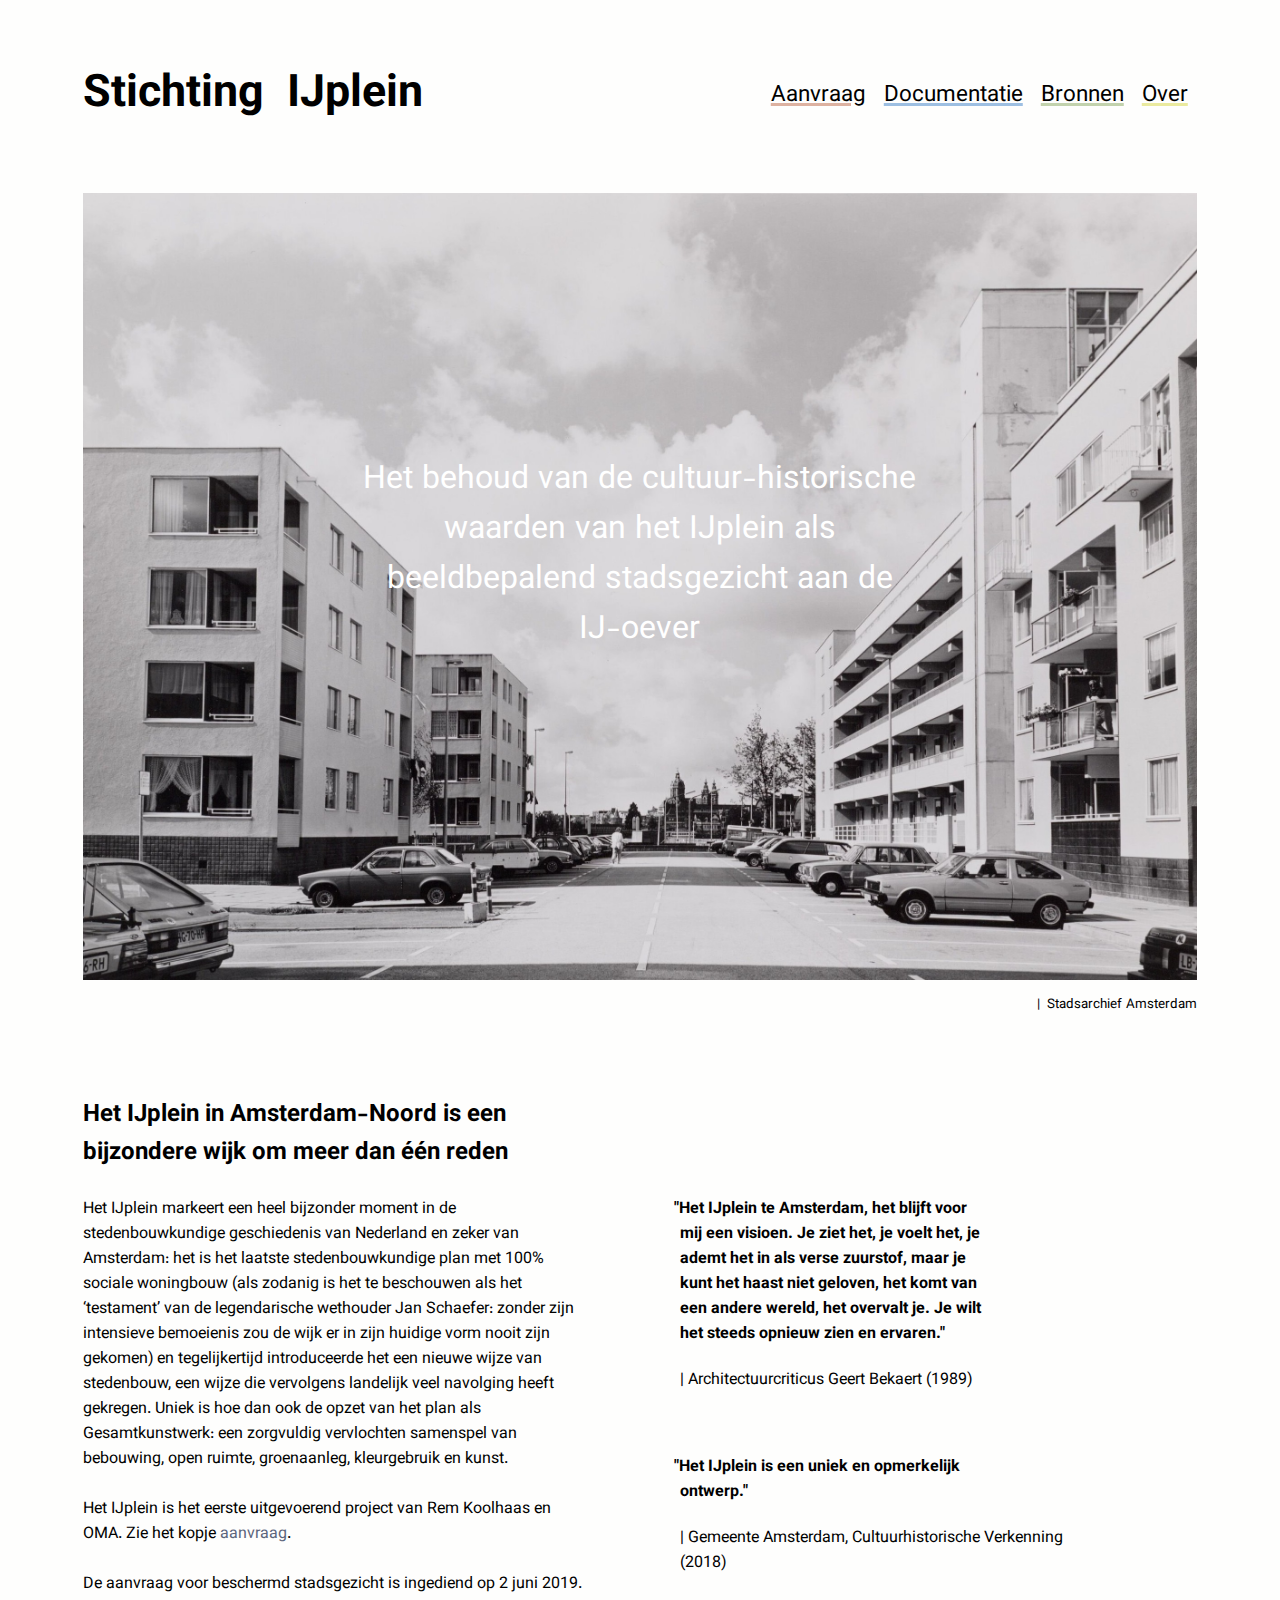
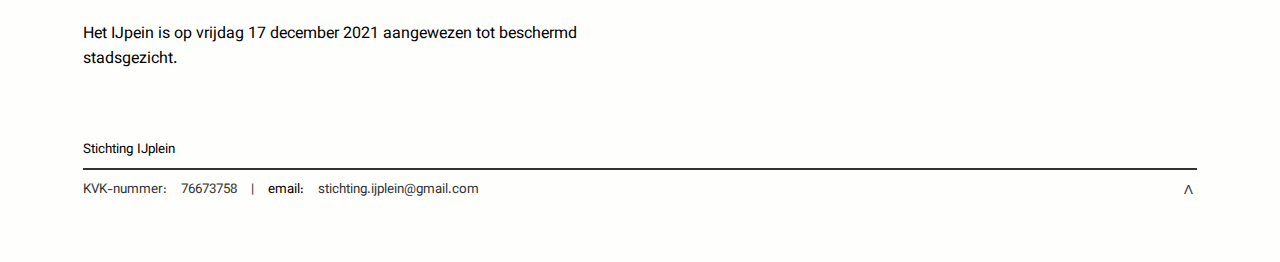
<file: index.html>
<!DOCTYPE html>
<html lang="en">
  <head>
    <meta charset="UTF-8" />
    <meta name="viewport" content="width=device-width, initial-scale=1.0" />
    <title>Stichting IJplein</title>
    <link rel="stylesheet" href="style.css" />
    <link rel="preconnect" href="https://fonts.googleapis.com" />
    <link rel="preconnect" href="https://fonts.gstatic.com" crossorigin />
    <link
      href="https://fonts.googleapis.com/css2?family=Cantarell:ital,wght@0,400;0,700;1,400;1,700&family=Vazirmatn:wght@100..900&display=swap"
      rel="stylesheet"
    />
  </head>

  <body>
    <header>
      <nav>
        <ul class="logo">
          <h1><a href="index.html"><span id="biglogofirstpart">Stichting&ensp;</span><span id="biglogomiddlepart">IJ</span><span id="biglogosecondpart">plein</span></a></h1>
        </ul>
        <ul id="nav" class="nav">
          <li id="roze">
            <a
              href="aanvraag.html"
              style="
                text-decoration: underline;
                text-decoration-color: hsl(17, 47%, 75%);
                text-decoration-thickness: 3px;
              "
              >Aanvraag</a
            >
          </li>
          <li id="blauw">
            <a
              href="documentatie.html"
              style="
                text-decoration: underline;
                text-decoration-color: hsl(210, 54%, 75%);
                text-decoration-thickness: 3px;
              "
              >Documentatie</a
            >
          </li>
          <li id="groen">
            <a
              href="bronnen.html"
              style="
                text-decoration: underline;
                text-decoration-color: hsl(86, 29%, 75%);
                text-decoration-thickness: 3px;
              "
              >Bronnen</a
            >
          </li>
          <li id="geel">
            <a
              href="over.html"
              style="
                text-decoration: underline;
                text-decoration-color: hsl(60, 64%, 77%);
                text-decoration-thickness: 3px;
              "
              >Over</a
            >
          </li>
          <li id="menu" class="noselect">
            <h1 onclick="menu()">...</h1>
          </li>
        </ul>
      </nav>
    </header>

    <main id="index">
      <figure>
        <img src="/assets/010122013368.jpg" alt="zwart wit foto" />
        <figcaption>
          <small>|&ensp;Stadsarchief Amsterdam</small>
        </figcaption>
        <div class="slogan">
          <a href="aanvraag.html"></a><p id="slogan">Het behoud van de cultuur-historische
          waarden van het IJplein als beeldbepalend stadsgezicht aan de IJ-oever</p>
        </div>
      </figure>
      <article class="horizontal">
        <div>
          <h2>
            Het IJplein in Amsterdam-Noord is een bijzondere wijk om meer dan
            één reden
          </h2>
          <br>
          <p>
            Het IJplein markeert een heel bijzonder moment in de
            stedenbouwkundige geschiedenis van Nederland en zeker van Amsterdam:
            het is het laatste stedenbouwkundige plan met 100% sociale
            woningbouw (als zodanig is het te beschouwen als het ‘testament’ van
            de legendarische wethouder Jan Schaefer: zonder zijn intensieve
            bemoeienis zou de wijk er in zijn huidige vorm nooit zijn gekomen)
            en tegelijkertijd introduceerde het een nieuwe wijze van stedenbouw,
            een wijze die vervolgens landelijk veel navolging heeft gekregen.
            Uniek is hoe dan ook de opzet van het plan als Gesamtkunstwerk: een
            zorgvuldig vervlochten samenspel van bebouwing, open ruimte,
            groenaanleg, kleurgebruik en kunst.<br /><br />Het IJplein is het
            eerste uitgevoerend project van Rem Koolhaas en OMA. Zie het kopje
            <a href="aanvraag.html" id="aanvraag">aanvraag</a>.<br /><br />De aanvraag voor beschermd stadsgezicht is
            ingediend op 2 juni 2019.<br /><br />Het IJpein is op vrijdag 17
            december 2021 aangewezen tot beschermd stadsgezicht.
          </p>
        </div>
        <div>
          <blockquote>
            <h4>
              "Het IJplein te Amsterdam, het blijft voor mij een visioen. Je
              ziet het, je voelt het, je ademt het in als verse zuurstof, maar
              je kunt het haast niet geloven, het komt van een andere wereld,
              het overvalt je. Je wilt het steeds opnieuw zien en ervaren."
            </h4>| Architectuurcriticus Geert Bekaert (1989)
          </blockquote>
          <br>
          <blockquote>
            <h4>"Het IJplein is een uniek en opmerkelijk ontwerp."</h4>| Gemeente Amsterdam, Cultuurhistorische Verkenning (2018)
          </blockquote>
        </div>
      </article>
    </main>

    <footer>
      <small
        >Stichting IJplein<br />
        <hr />
        <a href="" id="kvk" class="hideonsmallscreen">KVK-nummer:&ensp;&ensp;76673758&ensp;&ensp;|&ensp;&ensp;</a>email:&ensp;&ensp;<a id="email"
          href="mailto:stichting.ijplein@gmail.com"
          >stichting.ijplein@gmail.com</a
        ><a id="upbutton" href="#">Λ</a></small
      >
    </footer>
    <script src="menu.js"></script>
  </body>
</html>
</file>
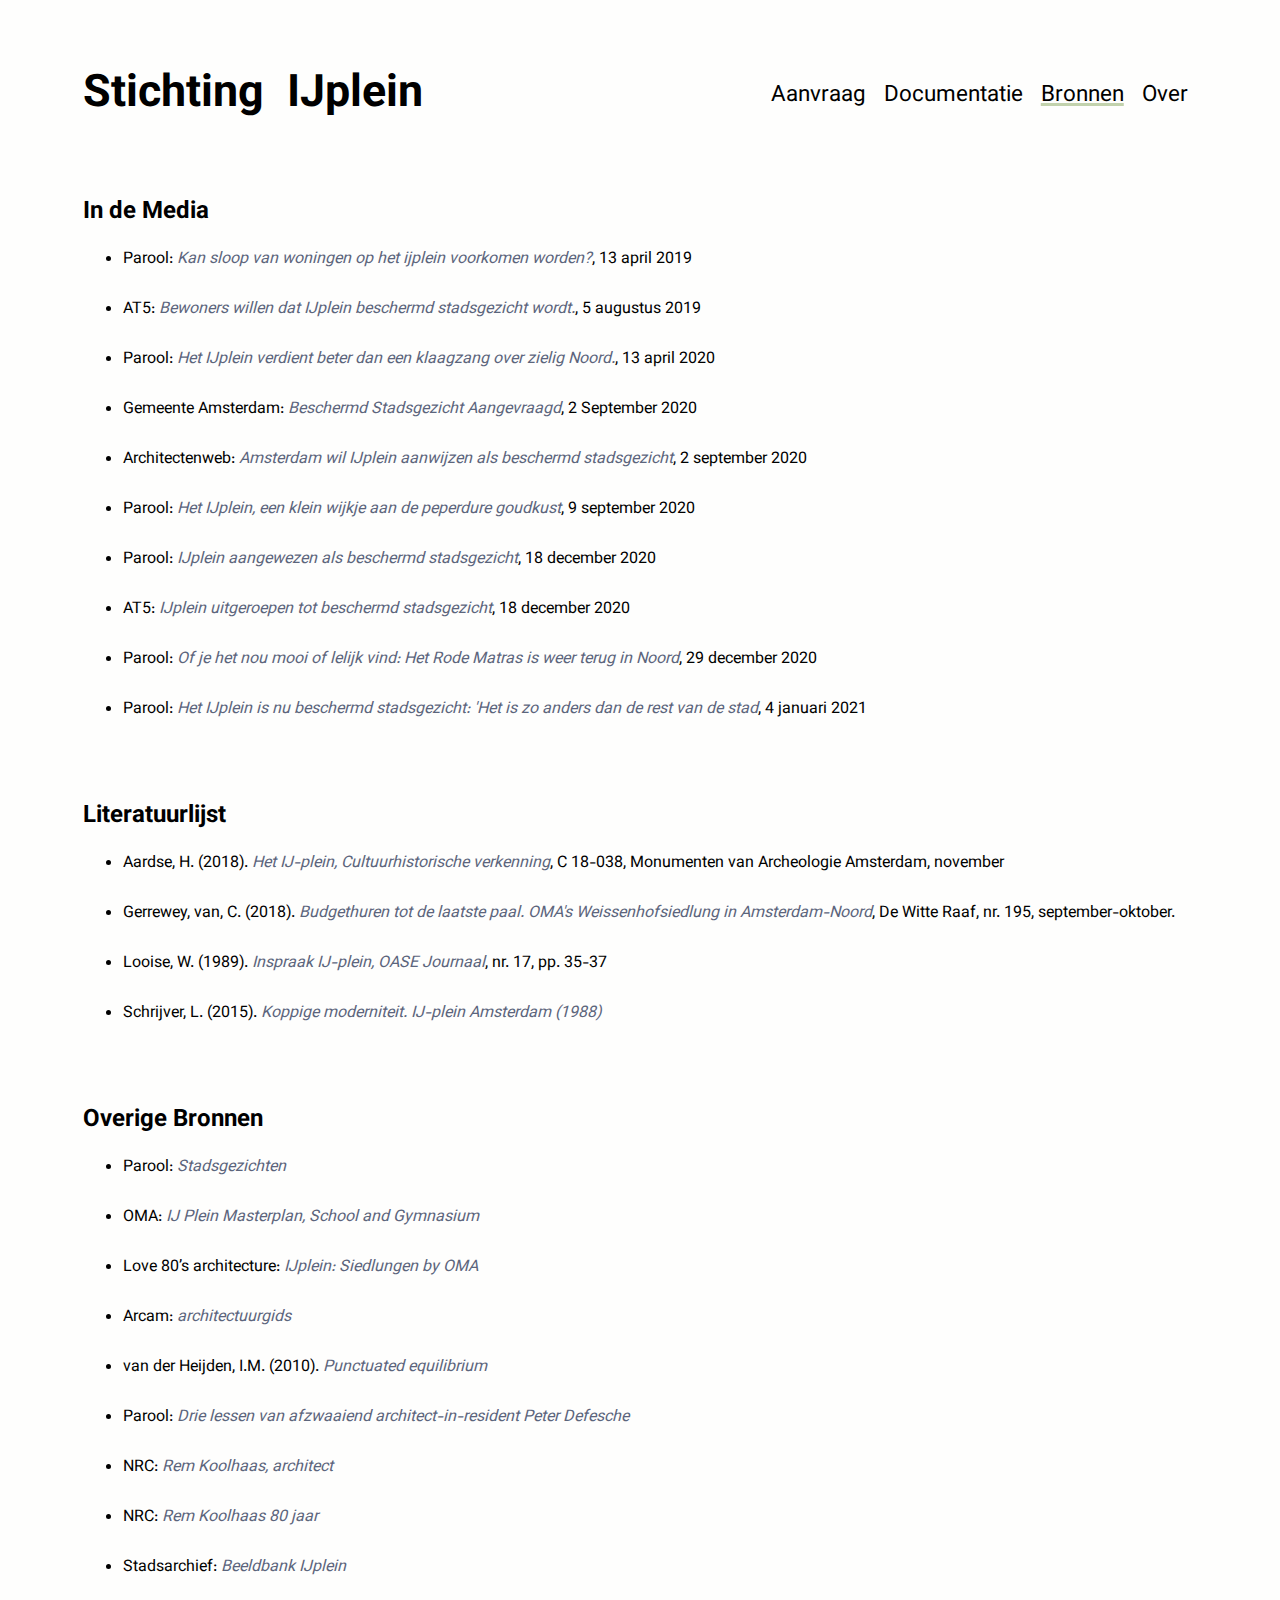
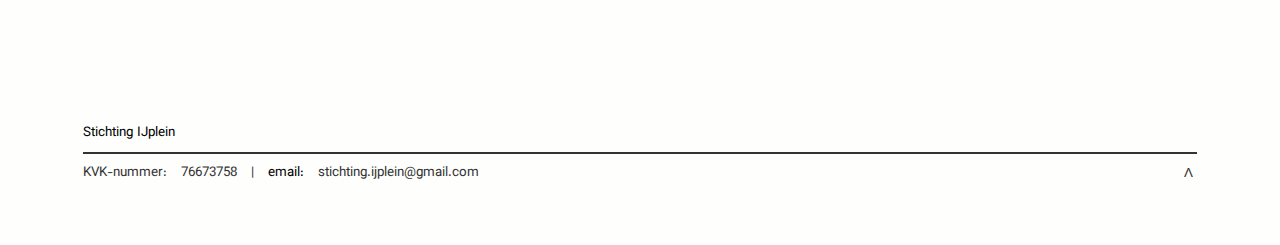
<file: bronnen.html>
<!DOCTYPE html>
<html lang="en">
  <head>
    <meta charset="UTF-8" />
    <meta name="viewport" content="width=device-width, initial-scale=1.0" />
    <title>Stichting IJplein - Bronnen</title>
    <link rel="stylesheet" href="style.css">
    <link rel="preconnect" href="https://fonts.googleapis.com" />
    <link rel="preconnect" href="https://fonts.gstatic.com" crossorigin />
    <link
      href="https://fonts.googleapis.com/css2?family=Cantarell:ital,wght@0,400;0,700;1,400;1,700&family=Vazirmatn:wght@100..900&display=swap"
      rel="stylesheet"
    />
  </head>
  <body>
    <header>
      <nav>
        <ul class="logo">
          <h1><a href="index.html"><span id="biglogofirstpart">Stichting&ensp;</span><span id="biglogomiddlepart">IJ</span><span id="biglogosecondpart">plein</span></a></h1>
        </ul>
        <ul id="nav" class="nav">
          <li id="roze">
            <a href="aanvraag.html">Aanvraag</a>
          </li>
          <li id="blauw">
            <a href="documentatie.html">Documentatie</a>
          </li>
          <li id="groen">
            <a
              href="media.html"
              style="
                text-decoration: underline;
                text-decoration-color: hsl(86, 29%, 75%);
                text-decoration-thickness: 3px;
              "
              >Bronnen</a
            >
          </li>
          <li id="geel">
            <a href="over.html">Over</a>
          </li>
          <li id="menu" class="noselect">
            <h1 onclick="menu()">...</h1>
          </li>
        </ul>
      </nav>
    </header>

    <main id="bronnen">
      <article>
        <h2>In de Media</h2>
        <ul>
          <li>Parool: <a href="https://www.parool.nl/amsterdam/kan-sloop-van-woningen-op-het-ijplein-voorkomen-worden~bf40eb84/" target="_blank"><i>Kan sloop van woningen op het ijplein voorkomen worden?</i></a>, 13 april 2019</li>
          <br>
          <li>AT5: <a href="https://www.at5.nl/artikelen/195964/bewoners-willen-dat-ijplein-beschermd-stadsgezicht-wordt" target="_blank"><i>Bewoners willen dat IJplein beschermd stadsgezicht wordt.</i></a>, 5 augustus 2019</li>
          <br>
          <!-- John Jansen van Galen: IJplein straks beschermd stadsgezicht, 20 april 2020  -->
          <li>Parool: <a href="https://www.parool.nl/columns-opinie/het-ijplein-verdient-beter-dan-een-klaagzang-over-zielig-noord~b913868d/"><i>Het IJplein verdient beter dan een klaagzang over zielig Noord.</i></a>, 13 april 2020</li>
          <br>
          <li>Gemeente Amsterdam: <a href="https://www.amsterdam.nl/bestuur-organisatie/college/wethouder/touria-meliani/persberichten/beschermd-stadsgezicht-aangevraagd/"><i>Beschermd Stadsgezicht Aangevraagd</i></a>, 2 September 2020</li>
          <br>
          <li>Architectenweb: <a href="https://architectenweb.nl/nieuws/artikel.aspx?id=48075"><i>Amsterdam wil IJplein aanwijzen als beschermd stadsgezicht</i></a>, 2 september 2020</li>
          <br>
          <li>Parool: <a href="https://www.parool.nl/columns-opinie/het-ijplein-een-klein-wijkje-aan-de-peperdure-goudkust~b0b3a9d0/"><i>Het IJplein, een klein wijkje aan de peperdure goudkust</i></a>, 9 september 2020</li>
          <br>
          <li>Parool: <a href="https://www.parool.nl/amsterdam/ijplein-aangewezen-als-beschermd-stadsgezicht~b096f115/"><i>IJplein aangewezen als beschermd stadsgezicht</i></a>, 18 december 2020</li>
          <br>
          <li>AT5: <a href="https://www.at5.nl/artikelen/206287/ijplein-uitgeroepen-tot-beschermd-stadsgezicht"><i>IJplein uitgeroepen tot beschermd stadsgezicht</i></a>, 18 december 2020</li>
          <br>
          <li>Parool: <a href="https://www.parool.nl/amsterdam/of-je-het-nou-mooi-of-lelijk-vindt-het-rode-matras-is-weer-terug-in-noord~b89a83d7/"><i>Of je het nou mooi of lelijk vind: Het Rode Matras is weer terug in Noord</i></a>, 29 december 2020</li>
          <br>
          <li>Parool: <a href="https://www.parool.nl/ps/het-ijplein-is-nu-beschermd-stadsgezicht-het-is-zo-anders-dan-de-rest-van-de-stad~b685e7d0/"><i>Het IJplein is nu beschermd stadsgezicht: 'Het is zo anders dan de rest van de stad</i></a>, 4 januari 2021</li>
        </ul>
        <br><br><br>
        <h2>Literatuurlijst</h2>
        <ul>
          <li>Aardse, H. (2018). <a href="https://www.amsterdam.nl/projecten/sixhaven/plannen-publicaties/"><i>Het IJ-plein, Cultuurhistorische verkenning</i></a>, C 18-038, Monumenten van Archeologie Amsterdam, november</li>
          <br>
          <li>Gerrewey, van, C. (2018). <a href="https://www.dewitteraaf.be/artikel/detail/nl/4534"><i>Budgethuren tot de laatste paal. OMA's Weissenhofsiedlung in Amsterdam-Noord</i></a>, De Witte Raaf, nr. 195, september-oktober.</li>
          <br>
          <li>Looise, W. (1989). <a href="https://www.oasejournal.nl/nl/issues/17"><i>Inspraak IJ-plein, OASE Journaal</i></a>, nr. 17, pp. 35-37</li>
          <br>
          <li>Schrijver, L. (2015). <a href="https://www.archined.nl/2015/05/koppige-moderniteit-ij-plein-amsterdam-1988/"><i>Koppige moderniteit. IJ-plein Amsterdam (1988)</i></a></li>
        </ul><br><br><br>
        <h2>Overige Bronnen</h2>
        <ul>
        <li>Parool: <a href="https//www.parool.nl/amsterdam/stadsgezichten-IJ-plein~a276112/"><i>Stadsgezichten</i></a></li>
        <br>
        <li>OMA: <a href="https://oma.redkiwi.nl/projects/ij-plein-masterplan-school-and-gymnasium"><i>IJ Plein Masterplan, School and Gymnasium</i></a></li>
        <br>
        <li>Love 80’s architecture: <a href="https://www.love80sarchitecture.nl/project/ijplein-amsterdammer-siedlungen-by-oma/"><i>IJplein: Siedlungen by OMA</i></a></li>
        <br>
        <li>Arcam: <a href="https://arcam.nl/architectuur-gids/ijplein/"><i>architectuurgids</i></a></li>
        <br>
        <li>van der Heijden, I.M. (2010). <a href="https://pure.tue.nl/ws/portalfiles/portal/46995261/693386-1.pdf"><i>Punctuated equilibrium</i></a></li>
        <br>
        <li>Parool: <a href="https://www.parool.nl/nieuws/drie-lessen-van-afzwaaiend-architect-in-residence-peter-defesche~ba2e99b5/"><i>Drie lessen van afzwaaiend architect-in-resident Peter Defesche</i></a></li>
        <br>
        <li>NRC: <a href="https://www.nrc.nl/nieuws/2004/03/26/rem-koolhaas-architect-7679697-a289545"><i>Rem Koolhaas, architect</i></a></li>
        <br>
        <li>NRC: <a href="https://www.nrc.nl/nieuws/2024/11/13/rem-koolhaas-80-jaar-erfgenaam-van-le-corbusier-vindt-schrijven-even-belangrijk-als-bouwen-a4872997"><i>Rem Koolhaas 80 jaar</i></a></li>
        <br>

        <li>Stadsarchief: <a href="https://archief.amsterdam/beeldbank/?mode=gallery&q=ijplein&page=1&record=7ac3d2a7-2c10-4709-234f-bf43c67b3c30&view=horizontal"><i>Beeldbank IJplein</i></a></li>  

        </ul>
        <br><br><br>
      </article>
    </main>
    <footer>
      <small
        >Stichting IJplein<br />
        <hr />
        <a href="" id="kvk" class="hideonsmallscreen">KVK-nummer:&ensp;&ensp;76673758&ensp;&ensp;|&ensp;&ensp;</a>email:&ensp;&ensp;<a id="email"
          href="mailto:stichting.ijplein@gmail.com"
          >stichting.ijplein@gmail.com</a
        ><a id="upbutton" href="#">Λ</a></small
      >
    </footer>
  <script src="menu.js"></script>
  </body>
</html>
</file>
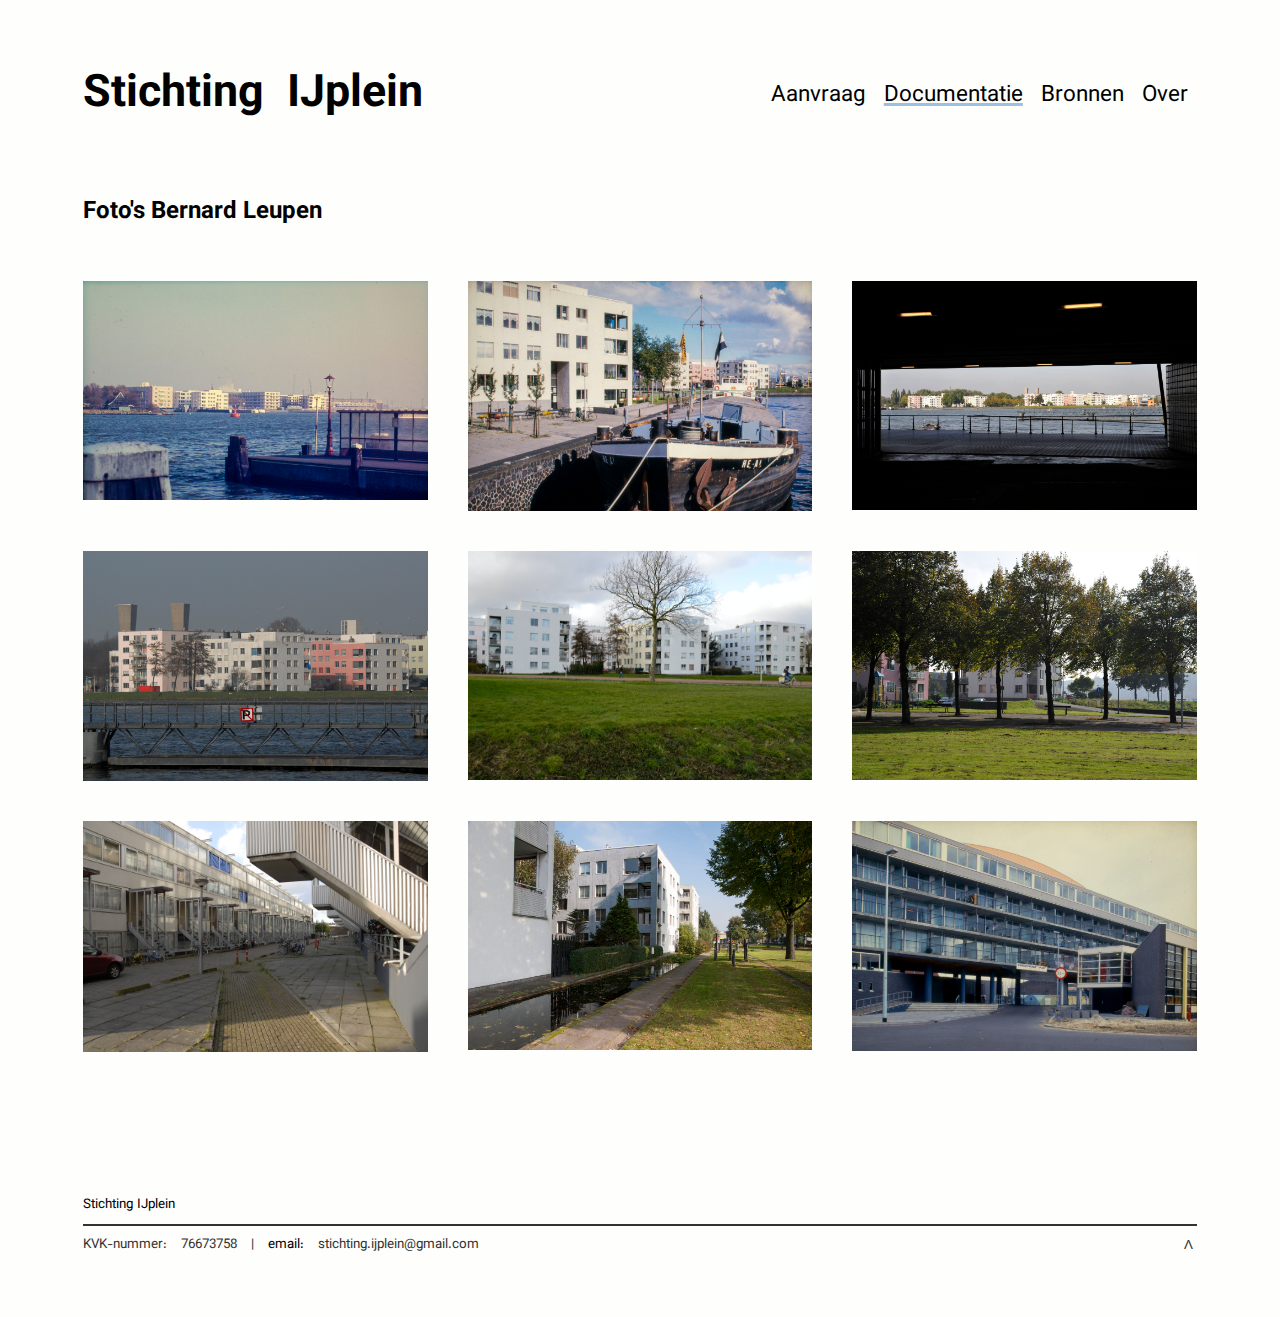
<file: documentatie.html>
<!DOCTYPE html>
<html lang="en">
  <head>
    <meta charset="UTF-8" />
    <meta name="viewport" content="width=device-width, initial-scale=1.0" />
    <title>Stichting IJplein - Documentatie</title>
    <link rel="stylesheet" href="style.css" />
    <link rel="preconnect" href="https://fonts.googleapis.com" />
    <link rel="preconnect" href="https://fonts.gstatic.com" crossorigin />
    <link
      href="https://fonts.googleapis.com/css2?family=Cantarell:ital,wght@0,400;0,700;1,400;1,700&family=Vazirmatn:wght@100..900&display=swap"
      rel="stylesheet"
    />
  </head>
  <body>
    <header>
      <nav>
        <ul class="logo">
          <h1><a href="index.html"><span id="biglogofirstpart">Stichting&ensp;</span><span id="biglogomiddlepart">IJ</span><span id="biglogosecondpart">plein</span></a></h1>
        </ul>
        <ul id="nav" class="nav">
          <li id="roze">
            <a href="aanvraag.html">Aanvraag</a>
          </li>
          <li id="blauw">
            <a
              href="documentatie.html"
              style="
                text-decoration: underline;
                text-decoration-color: hsl(210, 54%, 75%);
                text-decoration-thickness: 3px;
              "
              >Documentatie</a
            >
          </li>
          <li id="groen">
            <a href="bronnen.html">Bronnen</a>
          </li>
          <li id="geel">
            <a href="over.html">Over</a>
          </li>
          <li id="menu" class="noselect">
            <h1 onclick="menu()">...</h1>
          </li>
        </ul>
      </nav>
    </header>

    <main id="documentatie">
      <article>
        <h2>Foto's Bernard Leupen</h2>
        <br /><br />
        <div class="grid-container">
          <div class="grid-item" id="one" onclick="thisone()">
            <img
              src="assets/IJplein+oude+dia+foto+B+Leupenbew+foto+B+Leupen_QDS3026.jpg"
              alt="oude dia van het IJ"
            />
          </div>
          <div class="grid-item" id="two" onclick="thistwo()">
            <img
              src="assets/IJplein+oude+dia+foto+B+Leupen_QDS3027-1.jpg"
              alt="oude dia van een boot in het water bij het IJplein"
            />
          </div>
          <div class="grid-item" id="three" onclick="thisthree()">
            <img
              src="assets/OMA_Koolhaas_IJplein_Foto_Bernard_Leupen_Visioen.jpg"
              alt="foto van het IJplein vanaf het centraal station"
            />
          </div>
          <div class="grid-item" id="four" onclick="thisfour()">
            <img
              src="assets/OMA_IJ_Pein_Foto+B+Leupen_DSC0404.jpg"
              alt="crop up van het IJplein gezien vanaf het centraal station"
            />
          </div>
          <div class="grid-item" id="five" onclick="thisfive()">
            <img
              src="assets/Urban_villas_leupen.png"
              alt="foto van de urban villas met bomen"
            />
          </div>
          <div class="grid-item" id="six" onclick="thissix()">
            <img
              src="assets/OMA_IJplein_Amsterdam_Foto_Bomen_zomer_centraal_pleintje_Bernard_Leupen_DSC0385.jpg"
              alt="foto van de bomen bij het IJplein"
            />
          </div>
          <div class="grid-item" id="seven" onclick="thisseven()">
            <img
              src="assets/IJplein-Oost, gebouw Oost IIIb (OMA) (foto Bernard Leupen)-min.jpg"
              alt="foto van de woningen op IJplein-Oost"
            />
          </div>
          <div class="grid-item" id="eight" onclick="thiseight()">
            <img
              src="assets/OMA_IJplein_Amsterdam_Foto_Bernard_Leupen_DSC0379.jpg"
              alt="foto van een voetgangerspad langs de urban villas op het IJplein"
            />
          </div>
          <div class="grid-item" id="nine" onclick="thisnine()">
            <img
              src="assets/OMA_Koolhaas_IJpleinOostIII_DSC9807-Foto_oude_foto_bij_Dirk.jpg"
              alt="oude foto bij de Dirk"
            />
          </div>
        </div>
        <br /><br /><br />
      </article>
    </main>
    <footer>
      <small
        >Stichting IJplein<br />
        <hr />
        <a href="" id="kvk" class="hideonsmallscreen">KVK-nummer:&ensp;&ensp;76673758&ensp;&ensp;|&ensp;&ensp;</a>email:&ensp;&ensp;<a id="email"
          href="mailto:stichting.ijplein@gmail.com"
          >stichting.ijplein@gmail.com</a
        ><a id="upbutton" href="#">Λ</a></small
      >
    </footer>
    <script src="menu.js"></script>
    <script src="gallery.js"></script>
  </body>
</html>
</file>
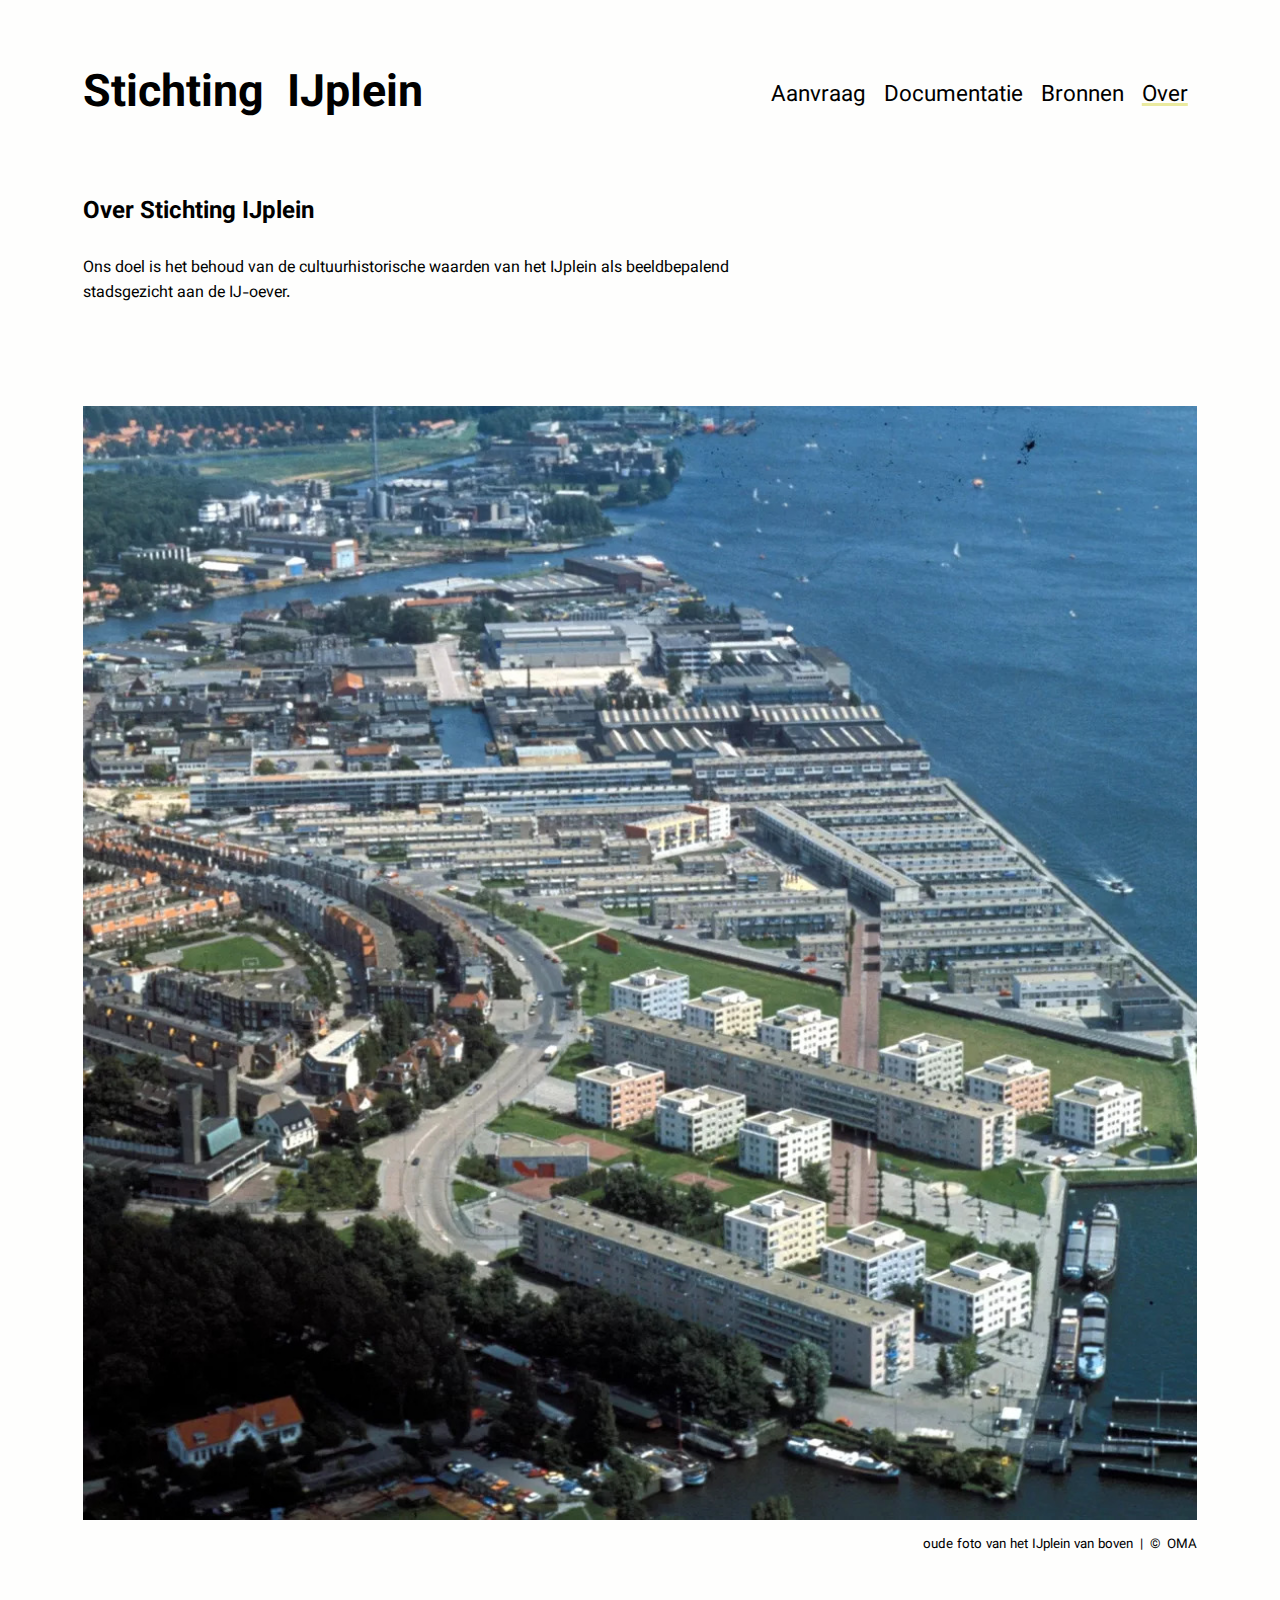
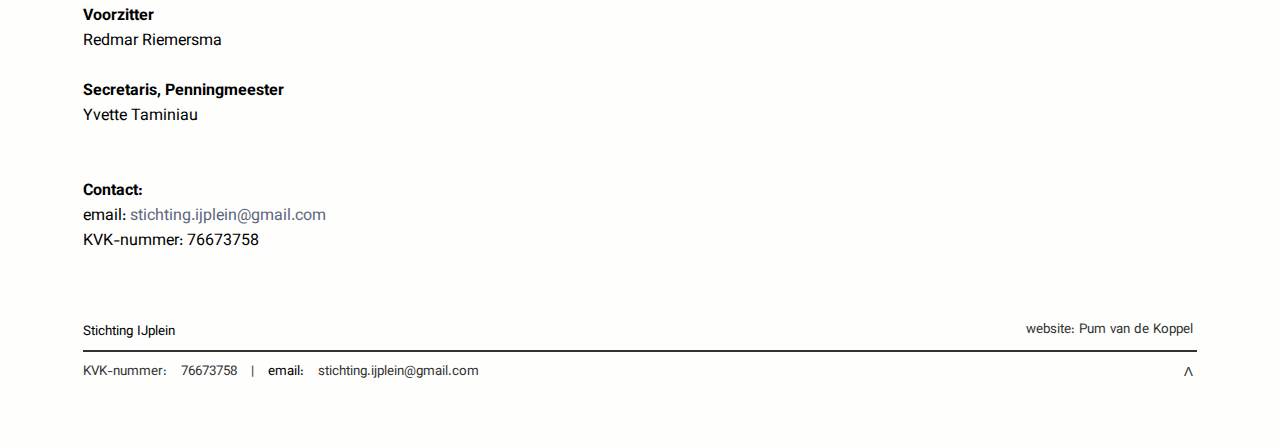
<file: over.html>
<!DOCTYPE html>
<html lang="en">
  <head>
    <meta charset="UTF-8" />
    <meta name="viewport" content="width=device-width, initial-scale=1.0" />
    <title>Stichting IJplein - Over</title>
    <link rel="stylesheet" href="style.css" />
    <link rel="preconnect" href="https://fonts.googleapis.com" />
    <link rel="preconnect" href="https://fonts.gstatic.com" crossorigin />
    <link
      href="https://fonts.googleapis.com/css2?family=Cantarell:ital,wght@0,400;0,700;1,400;1,700&family=Vazirmatn:wght@100..900&display=swap"
      rel="stylesheet"
    />
  </head>
  <body>
    <header>
      <nav>
        <ul class="logo">
          <h1><a href="index.html"><span id="biglogofirstpart">Stichting&ensp;</span><span id="biglogomiddlepart">IJ</span><span id="biglogosecondpart">plein</span></a></h1>
        </ul>
        <ul id="nav" class="nav">
          <li id="roze">
            <a href="aanvraag.html">Aanvraag</a>
          </li>
          <li id="blauw">
            <a href="documentatie.html">Documentatie</a>
          </li>
          <li id="groen">
            <a href="bronnen.html">Bronnen</a>
          </li>
          <li id="geel">
            <a
              href="over.html"
              style="
                text-decoration: underline;
                text-decoration-color: hsl(60, 64%, 77%);
                text-decoration-thickness: 3px;
              "
              >Over</a
            >
          </li>
          <li id="menu" class="noselect">
            <h1 onclick="menu()">...</h1>
          </li>
        </ul>
      </nav>
    </header>
    <main id="over">
      <article>
        <h2>Over Stichting IJplein</h2>
        <br>
        <div class="">
          <div id="doel">
            <p>Ons doel is het behoud van de cultuurhistorische waarden van het IJplein als beeldbepalend stadsgezicht aan de IJ-oever.</p><br><br>
          </div>
        </div>
        <br>
        <figure class="">
          <br>
          <img src="assets/5dd407291de3da748a31c7e637f4aa9dfa220083-5439x3459.jpg" alt="foto van het ijplein van boven">
          <figcaption>
            <small>oude foto van het IJplein van boven&ensp;|&ensp;&#169;&ensp;OMA</small>
          </figcaption>
        </figure>
        <br>
        <div class="horizontal">
          <div id="team">
            <p><strong>Voorzitter</strong><br>Redmar Riemersma<br><br><strong>Secretaris, Penningmeester</strong><br>Yvette Taminiau</p>
          </div>
          <div id="contact" class="vertical"><p><br><br><strong>Contact:<br></strong>email: <a href="mailto:stichting.ijplein@gmail.com">stichting.ijplein@gmail.com</a><br>KVK-nummer: 76673758</p></div>
        </div>
      </article>
    </main>
    <footer id="over">
      <small
        >Stichting IJplein<a id="credit" href="https://www.pumvandekoppel.nl/">website: Pum van de Koppel</a><br />
        <hr />
        <a href="" id="kvk" class="hideonsmallscreen">KVK-nummer:&ensp;&ensp;76673758&ensp;&ensp;|&ensp;&ensp;</a>email:&ensp;&ensp;<a id="email"
          href="mailto:stichting.ijplein@gmail.com"
          >stichting.ijplein@gmail.com</a
        ><a id="upbutton" href="#">Λ</a></small
      >
    </footer>
  <script src="menu.js"></script>
  </body>
</html>
</file>
<file: style.css>
body {
  display: flex;
  flex-direction: column;
  justify-content: space-between;
  align-content: flex-start;
  width: 87vw;
  height: 100%;
  min-height: 100vh;
  margin-left: 6.5vw;
  margin-right: 6.5vw;
  padding: 0;
  font-family: "Vazirmatn", sans-serif;
  font-weight: 400;
  font-style: normal;
  background-color: rgb(254, 254, 253);
}

.noselect, small {
  -webkit-touch-callout: none; /* iOS Safari */
    -webkit-user-select: none; /* Safari */
     -khtml-user-select: none; /* Konqueror HTML */
       -moz-user-select: none; /* Old versions of Firefox */
        -ms-user-select: none; /* Internet Explorer/Edge */
            user-select: none; /* Non-prefixed version, currently
                                  supported by Chrome, Edge, Opera and Firefox */
}

/* HEADER *******/

header {
  height: 13vh;
  width: inherit;
  flex-grow: 0;
  flex-shrink: 0;
  flex-basis: 100px;
  margin-bottom: 68px;
}

header nav {
  display: flex;
  font-size: 1.4em;
  flex-direction: row;
  justify-content: space-between;
  align-items: center;
}

ul.logo, ul.nav {
  list-style-type: none;
}

header ul.logo {
  margin-left: 0;
  padding-left: 0;
}

header ul.nav {
  display: flex;
  justify-content: space-evenly;
  align-items: center;
}

header ul.nav li {
  padding: 9px;
}

header ul.nav li#roze a:hover {
  text-decoration-line: underline;
  text-decoration-color: #ddb2a1;
  text-decoration-thickness: 3px;
}

header ul.nav li#blauw a:hover {
  text-decoration-line: underline;
  text-decoration-color: #9dbfe2;
  text-decoration-thickness: 3px;
}

header ul.nav li#groen a:hover {
  text-decoration-line: underline;
  text-decoration-color: #c2d2ad;
  text-decoration-thickness: 3px;
}

header ul.nav li#geel a:hover {
  text-decoration-line: underline;
  text-decoration-color: #eaea9f;
  text-decoration-thickness: 3px;
}

header li#menu {
  display: none;
  cursor: context-menu;
}

header a {
  color: black;
}

header a:link {
  color: black;
}

/****************/

a, .footnote, .footnoted {
  text-decoration: none;
  color: #5c657c;
}

a#aanvraag:hover {
    color: #ddb2a1;
}

/* MAIN **********/

main {
  display: flex;
  flex-direction: column;
  flex-grow: 1;
}

main img {
  display: block;
  width: 100%;
  height: auto;
}

main figure {
  position: relative;
  display: block;
  text-align: center;
  color: white;
  margin-left: 0;
  margin-right: 0;
  margin-bottom: 22px;
}

main figure.bigimage {
  margin-bottom: 68px;
}

main figcaption {
  color: black;
  text-align: right;
  padding: 0;
  margin-top: 12px;
}
  
main#index div.slogan {
  position: absolute;
  top: 44%;
  left: 50%;
  transform: translate(-50%, -50%);
  font-size: 2em;
}

main#index .horizontal {
  display: flex;
  flex-direction: row;
  justify-content: space-between;
  align-items: center;
  align-content: end;
  margin-top: 57px;
}

main#aanvraag .horizontal {
  display: flex;
  flex-direction: row;
  justify-content: space-between;
  align-items: flex-end;
  margin-top: 0px;
  margin-bottom: 0px;
  
}

small.footnoted {
  display: none;
}

small.footnote {
  cursor: help;
}

h2, p, figure {
  margin-top: 0px;
  margin-bottom: 0px;
}

main#aanvraag .horizontal > div {
  flex: 1 0 100px;
  max-width: 44%;
}

main#aanvraag .horizontal > figure {
  max-width: 44%;
  align-self: stretch;
}

main#aanvraag section {
  margin-top: 26px;
  margin-bottom: 30px;
}

main .horizontal > div.right {
  padding-left: 85px;
}

main#index article div, main#index section div {
  margin-right: 50px;
  flex-grow: 1;
  flex-basis: 0;
}

main#index article div.right, main#index section div {
  display: flex;
  flex-direction: column;
  justify-content: space-evenly;
  margin-left: 510px;
  flex-grow: 1;
  flex-basis: 0;
}

main#index article div.right blockquote, main#index section div.right {
  margin-top: auto;
}

div.grid-container {
  display: grid;
  grid-template-columns: auto auto auto;
  column-gap: 40px;
  row-gap: 40px;
}

ul {
  margin-bottom: 0;
}

/* Fallback */
blockquote {
    text-indent: -0.345em;
  }
  
  /* If there's support, erase the indent and use the property instead */
  @supports ( hanging-punctuation: first) {
    blockquote {
      text-indent: 0;
      hanging-punctuation: first;
    }
  }

h1, h2, h3, h4, h5, h6, p, small {
  max-width: 75ch;
}

h2, h3, h4 {
  /* max width 46 */
  max-width: 34ch;
}

/* FOOTER *******/

footer {
  height: 13vh;
  width: 87vw;
  flex-shrink: 0;
  margin-top: 65px;
}

footer hr {
  border: none;
  height: 2px;
  color: #333;
  background-color: #333;
}

footer a {
  text-decoration: none;
  color: #333;
}

footer small a#upbutton {
  float: right;
  padding-right: 4px;
  line-height: 213%;
}

footer small a:not(#email) && footer small a:not(#kvk) {
  float: right;
}

footer span#blank {
  display: none;
}

footer#over a#credit {
    float: right;
    padding-right: 4px;
    cursor: alias;
}


/* RESPONSIVE */

@media screen and (max-width: 944px) {

.hideonsmallscreen {
  display: none;
}

header {
  margin-top: -31px;
}
  
ul.nav > li {
  display: none;
}

ul.nav > li#menu {
  display: block;
  margin-bottom: 11px;
}

main#index p#slogan {
  font-size: 0.5em;
  font-weight: bold;
}

.horizontal {
  display: block !important;
}

main > * {
  display: block;
  margin-left: auto;
  margin-right: auto;
}

div.horizontal > *
 {
  max-width: 87vw !important;
  width: 87vw !important;
  margin-bottom: 1rem;
}

img {
  width: 87vw;
}

ul:not(nav) li {
  padding-left: 0px;
  padding-right: 0 !important;
  margin-left: 0px;
  margin-right: 3.2vw;
}

p#slogan {
  font-size: 0.7em;
}

div.grid-container {
  display: grid;
  grid-template-columns: repeat(1, 1fr);
  gap: 1rem;
}

}

@media screen and (max-width: 580px) {

h1 {
  font-size: 1.5em;
}

ul#nav li a {
  font-size: 0.8em;
}

p#slogan {
  font-size: 0.45em;
}

main figure.bigimage {
  margin-bottom: 7px;
}

}

@media screen and (max-width: 497px) {

  h1 {
    font-size: 1.25em;
  }

  ul#nav li a {
    font-size: 0.7em;
  }

  
}

@media screen and (max-width: 325px) {
  header nav {
  justify-content: start;
}
  
  ul:not(nav) li {
    margin-right: 0;
    margin-left: 0;
    padding-left: 0;
    padding-right: 0;
  }
}
</file>
